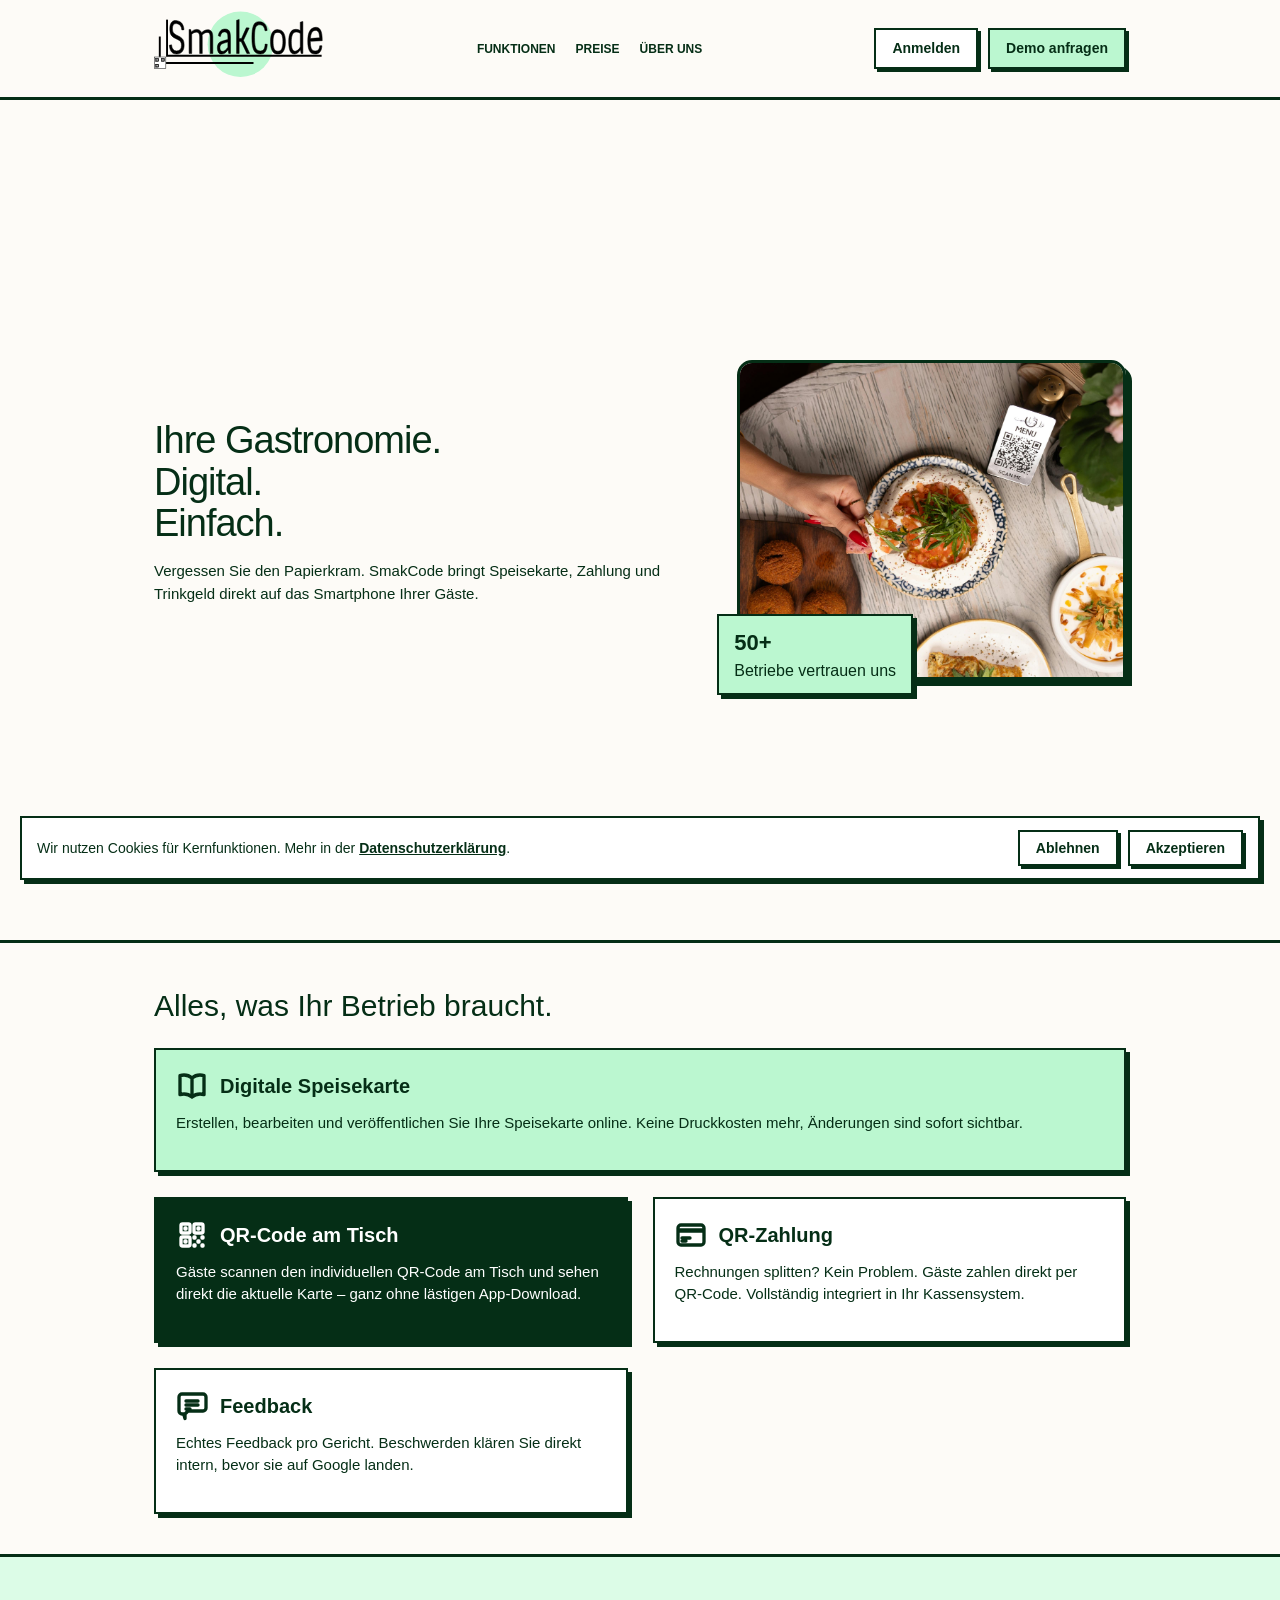
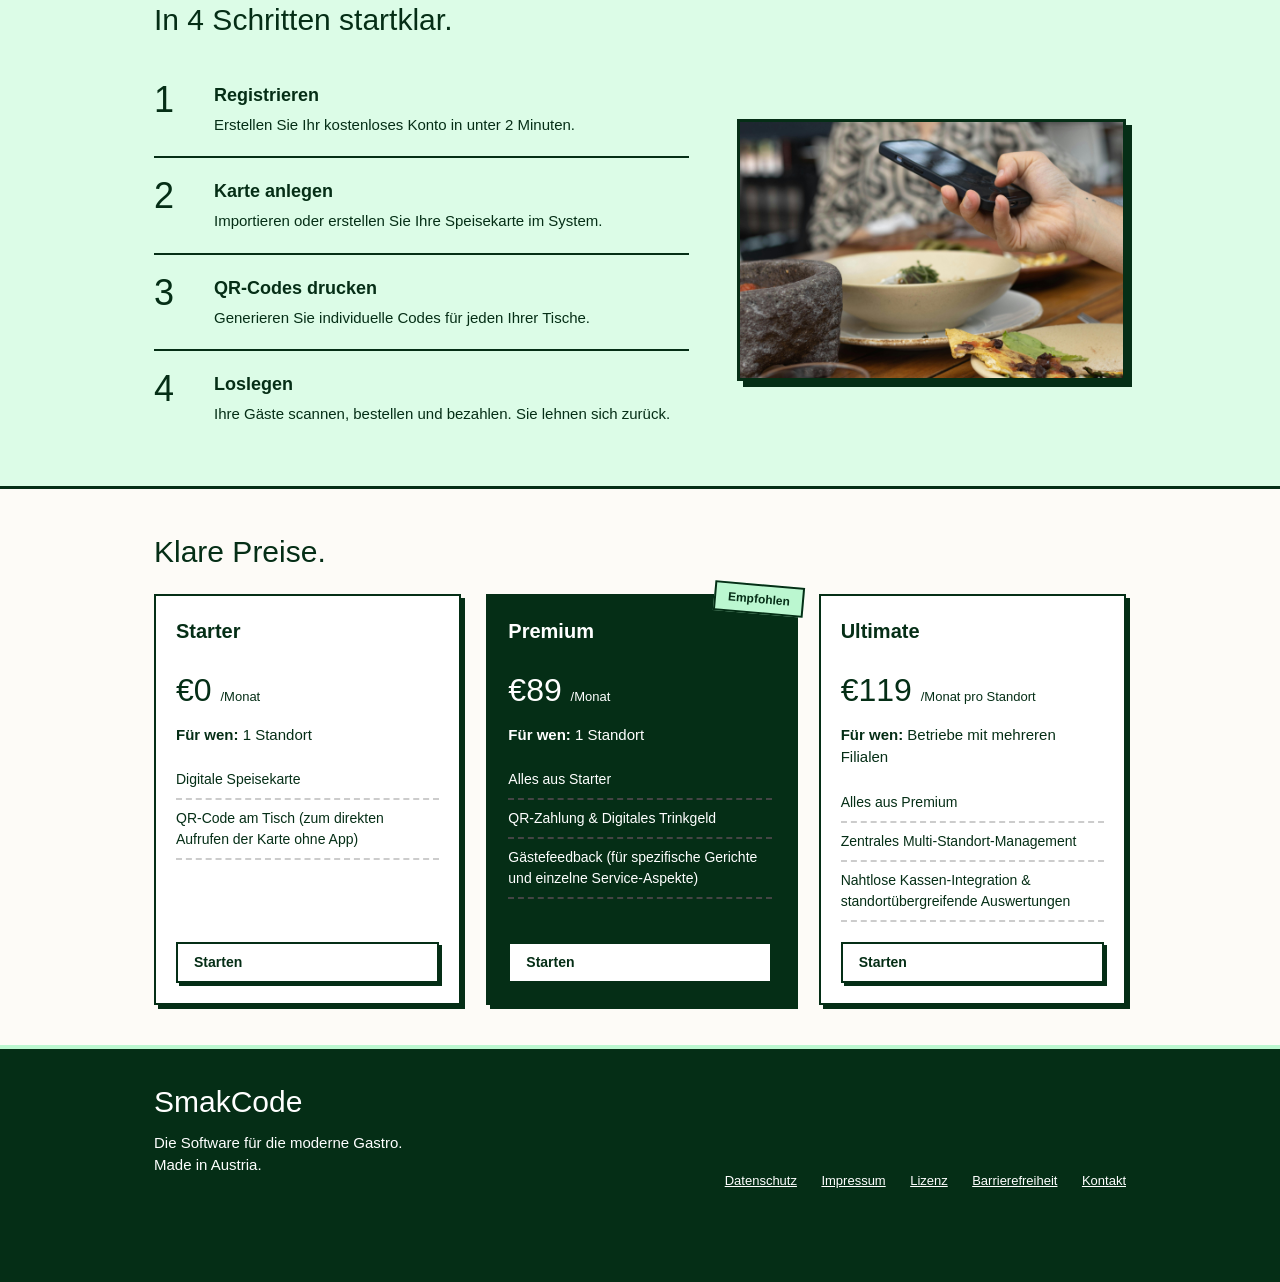
<file: index.html>
<!DOCTYPE html>
<html lang="de">
<head>
    <meta charset="UTF-8" />
    <meta name="viewport" content="width=device-width, initial-scale=1.0" />
    <title>SmakCode – Gastro. Aber Digital.</title>
    <meta name="description" content="Digitale Speisekarte, QR-Zahlung und Gästefeedback." />

    <link rel="stylesheet" href="style.css" />
</head>
<body>

<a class="skip-link" href="#main-content">Zum Hauptinhalt springen</a>

<header class="site-header" role="banner">
    <div class="container header-inner">
        <a href="index.html" class="logo" aria-label="SmakCode Startseite">
            <img src="logo1.svg" alt="SmakCode Logo" style="height: 68px; width: auto;">
        </a>
        <nav aria-label="Hauptnavigation" class="main-nav">
            <ul id="nav-links">
                <li><a href="#features">Funktionen</a></li>
                <li><a href="#preise">Preise</a></li>
                <li><a href="about.html">Über uns</a></li>
            </ul>
        </nav>
        <div class="header-actions">
            <a class="button" aria-disabled="true" tabindex="-1">Anmelden</a>
            <a class="button button-accent" href="kontakt.html">Demo anfragen</a>
        </div>
    </div>
</header>

<main id="main-content">

    <section class="hero" aria-labelledby="hero-heading">
        <div class="container hero-grid">
            <div class="hero-text">
                <h1 id="hero-heading">Ihre Gastronomie.<br>Digital.<br>Einfach.</h1>
                <p>Vergessen Sie den Papierkram. SmakCode bringt Speisekarte, Zahlung und Trinkgeld direkt auf das Smartphone Ihrer Gäste.</p>
            </div>
            <div class="hero-visual">
                <img src="photo1.jpg" alt="Draufsicht auf einen gedeckten Restauranttisch mit verschiedenen Speisen und einem QR-Code-Aufsteller" class="hero-img">
                <div class="floating-stat">
                    <strong>50+</strong>
                    <span>Betriebe vertrauen uns</span>
                </div>
            </div>
        </div>
    </section>

    <section class="section border-top" id="features" aria-labelledby="features-heading">
        <div class="container">
            <h2 id="features-heading" class="section-title">Alles, was Ihr Betrieb braucht.</h2>

            <div class="editorial-grid">
                <div class="card card-large">
                    <div class="card-header">
                        <svg xmlns="http://www.w3.org/2000/svg" fill="none" viewBox="0 0 24 24" stroke-width="2.5" stroke="currentColor" class="card-icon" aria-hidden="true">
                            <path stroke-linecap="round" stroke-linejoin="round" d="M12 6.042A8.967 8.967 0 0 0 6 3.75c-1.052 0-2.062.18-3 .512v14.25A8.987 8.987 0 0 1 6 18c2.305 0 4.408.867 6 2.292m0-14.25a8.966 8.966 0 0 1 6-2.292c1.052 0 2.062.18 3 .512v14.25A8.987 8.987 0 0 0 18 18a8.967 8.967 0 0 0-6 2.292m0-14.25v14.25" />
                        </svg>
                        <h3>Digitale Speisekarte</h3>
                    </div>
                    <p>Erstellen, bearbeiten und veröffentlichen Sie Ihre Speisekarte online. Keine Druckkosten mehr, Änderungen sind sofort sichtbar.</p>
                </div>

                <div class="card card-dark">
                    <div class="card-header">
                        <svg xmlns="http://www.w3.org/2000/svg" fill="none" viewBox="0 0 24 24" stroke-width="2.5" stroke="currentColor" class="card-icon" aria-hidden="true">
                            <path stroke-linecap="round" stroke-linejoin="round" d="M3.75 4.875c0-.621.504-1.125 1.125-1.125h4.5c.621 0 1.125.504 1.125 1.125v4.5c0 .621-.504 1.125-1.125 1.125h-4.5a1.125 1.125 0 0 1-1.125-1.125v-4.5ZM3.75 14.625c0-.621.504-1.125 1.125-1.125h4.5c.621 0 1.125.504 1.125 1.125v4.5c0 .621-.504 1.125-1.125 1.125h-4.5a1.125 1.125 0 0 1-1.125-1.125v-4.5ZM13.5 4.875c0-.621.504-1.125 1.125-1.125h4.5c.621 0 1.125.504 1.125 1.125v4.5c0 .621-.504 1.125-1.125 1.125h-4.5A1.125 1.125 0 0 1 13.5 9.375v-4.5Z" />
                            <path stroke-linecap="round" stroke-linejoin="round" d="M6.75 6.75h.75v.75h-.75v-.75ZM6.75 16.5h.75v.75h-.75v-.75ZM16.5 6.75h.75v.75h-.75v-.75ZM13.5 13.5h.75v.75h-.75v-.75ZM13.5 19.5h.75v.75h-.75v-.75ZM19.5 13.5h.75v.75h-.75v-.75ZM19.5 19.5h.75v.75h-.75v-.75ZM16.5 16.5h.75v.75h-.75v-.75Z" />
                        </svg>
                        <h3>QR-Code am Tisch</h3>
                    </div>
                    <p>Gäste scannen den individuellen QR-Code am Tisch und sehen direkt die aktuelle Karte – ganz ohne lästigen App-Download.</p>
                </div>

                <div class="card">
                    <div class="card-header">
                        <svg xmlns="http://www.w3.org/2000/svg" fill="none" viewBox="0 0 24 24" stroke-width="2.5" stroke="currentColor" class="card-icon" aria-hidden="true">
                            <path stroke-linecap="round" stroke-linejoin="round" d="M2.25 8.25h19.5M2.25 9h19.5m-16.5 5.25h6m-6 2.25h3m-3.75 3h15a2.25 2.25 0 0 0 2.25-2.25V6.75A2.25 2.25 0 0 0 19.5 4.5h-15a2.25 2.25 0 0 0-2.25 2.25v10.5A2.25 2.25 0 0 0 4.5 19.5Z" />
                        </svg>
                        <h3>QR-Zahlung</h3>
                    </div>
                    <p>Rechnungen splitten? Kein Problem. Gäste zahlen direkt per QR-Code. Vollständig integriert in Ihr Kassensystem.</p>
                </div>

                <div class="card">
                    <div class="card-header">
                        <svg xmlns="http://www.w3.org/2000/svg" fill="none" viewBox="0 0 24 24" stroke-width="2.5" stroke="currentColor" class="card-icon" aria-hidden="true">
                            <path stroke-linecap="round" stroke-linejoin="round" d="M7.5 8.25h9m-9 3h9m-9 3h3m-4.5 4.5 3-3h11.25a2.25 2.25 0 0 0 2.25-2.25V5.25a2.25 2.25 0 0 0-2.25-2.25H4.5A2.25 2.25 0 0 0 2.25 5.25v10.5A2.25 2.25 0 0 0 4.5 18h2.25v3.375Z" />
                        </svg>
                        <h3>Feedback</h3>
                    </div>
                    <p>Echtes Feedback pro Gericht. Beschwerden klären Sie direkt intern, bevor sie auf Google landen.</p>
                </div>
            </div>
        </div>
    </section>

    <section class="section border-top bg-accent" id="wie-es-funktioniert" aria-labelledby="how-heading">
        <div class="container">
            <h2 id="how-heading" class="section-title">In 4 Schritten startklar.</h2>
            <div class="steps-grid">
                <div class="step-stack">
                    <div class="step-row">
                        <div class="step-number">1</div>
                        <div class="step-content">
                            <strong>Registrieren</strong>
                            <p>Erstellen Sie Ihr kostenloses Konto in unter 2 Minuten.</p>
                        </div>
                    </div>
                    <div class="step-row">
                        <div class="step-number">2</div>
                        <div class="step-content">
                            <strong>Karte anlegen</strong>
                            <p>Importieren oder erstellen Sie Ihre Speisekarte im System.</p>
                        </div>
                    </div>
                    <div class="step-row">
                        <div class="step-number">3</div>
                        <div class="step-content">
                            <strong>QR-Codes drucken</strong>
                            <p>Generieren Sie individuelle Codes für jeden Ihrer Tische.</p>
                        </div>
                    </div>
                    <div class="step-row">
                        <div class="step-number">4</div>
                        <div class="step-content">
                            <strong>Loslegen</strong>
                            <p>Ihre Gäste scannen, bestellen und bezahlen. Sie lehnen sich zurück.</p>
                        </div>
                    </div>
                </div>
                <div class="steps-visual">
                    <img src="photo2.jpg" alt="Nahaufnahme einer Person, die ein Smartphone über einem Teller mit Essen hält, um einen QR-Code zu nutzen" class="steps-img">
                </div>
            </div>
        </div>
    </section>

    <section class="section border-top" id="preise" aria-labelledby="pricing-heading">
        <div class="container">
            <h2 id="pricing-heading" class="section-title">Klare Preise.</h2>
            <div class="pricing-grid">

                <div class="card pricing-card">
                    <h3>Starter</h3>
                    <p class="price">€0 <span>/Monat</span></p>
                    <p><strong>Für wen:</strong> 1 Standort</p>
                    <ul>
                        <li>Digitale Speisekarte</li>
                        <li>QR-Code am Tisch (zum direkten Aufrufen der Karte ohne App)</li>
                    </ul>
                    <a class="button button-outline" aria-disabled="true" tabindex="-1">Starten</a>
                </div>

                <div class="card pricing-card highlight">
                    <span class="card-badge">Empfohlen</span>
                    <h3>Premium</h3>
                    <p class="price">€89 <span>/Monat</span></p>
                    <p><strong>Für wen:</strong> 1 Standort</p>
                    <ul>
                        <li>Alles aus Starter</li>
                        <li>QR-Zahlung & Digitales Trinkgeld</li>
                        <li>Gästefeedback (für spezifische Gerichte und einzelne Service-Aspekte)</li>
                    </ul>
                    <a class="button button-outline" aria-disabled="true" tabindex="-1">Starten</a>
                </div>

                <div class="card pricing-card">
                    <h3>Ultimate</h3>
                    <p class="price">€119 <span>/Monat pro Standort</span></p>
                    <p><strong>Für wen:</strong> Betriebe mit mehreren Filialen</p>
                    <ul>
                        <li>Alles aus Premium</li>
                        <li>Zentrales Multi-Standort-Management</li>
                        <li>Nahtlose Kassen-Integration & standortübergreifende Auswertungen</li>
                    </ul>
                    <a class="button button-outline" aria-disabled="true" tabindex="-1">Starten</a>
                </div>

            </div>
        </div>
    </section>

</main>

<footer class="site-footer" role="contentinfo">
    <div class="container footer-flex">
        <div class="footer-brand">
            <h2>SmakCode</h2>
            <p>Die Software für die moderne Gastro.<br>Made in Austria.</p>
        </div>
        <div class="footer-links">
            <a href="datenschutz.html">Datenschutz</a>
            <a href="impressum.html">Impressum</a>
            <a href="lizenz.html">Lizenz</a>
            <a href="barrierefreiheitserklaerung.html">Barrierefreiheit</a>
            <a href="kontakt.html">Kontakt</a>
        </div>
    </div>
</footer>

<div class="cookie-banner" id="cookie-banner" role="dialog" aria-live="polite" aria-label="Cookie-Hinweis">
    <p>Wir nutzen Cookies für Kernfunktionen. Mehr in der <a href="datenschutz.html">Datenschutzerklärung</a>.</p>
    <div style="display: flex; gap: 10px; flex-wrap: wrap;">
        <button class="button" onclick="document.getElementById('cookie-banner').style.display='none'">Ablehnen</button>
        <button class="button" onclick="document.getElementById('cookie-banner').style.display='none'">Akzeptieren</button>
    </div>
</div>

</body>
</html>
</file>
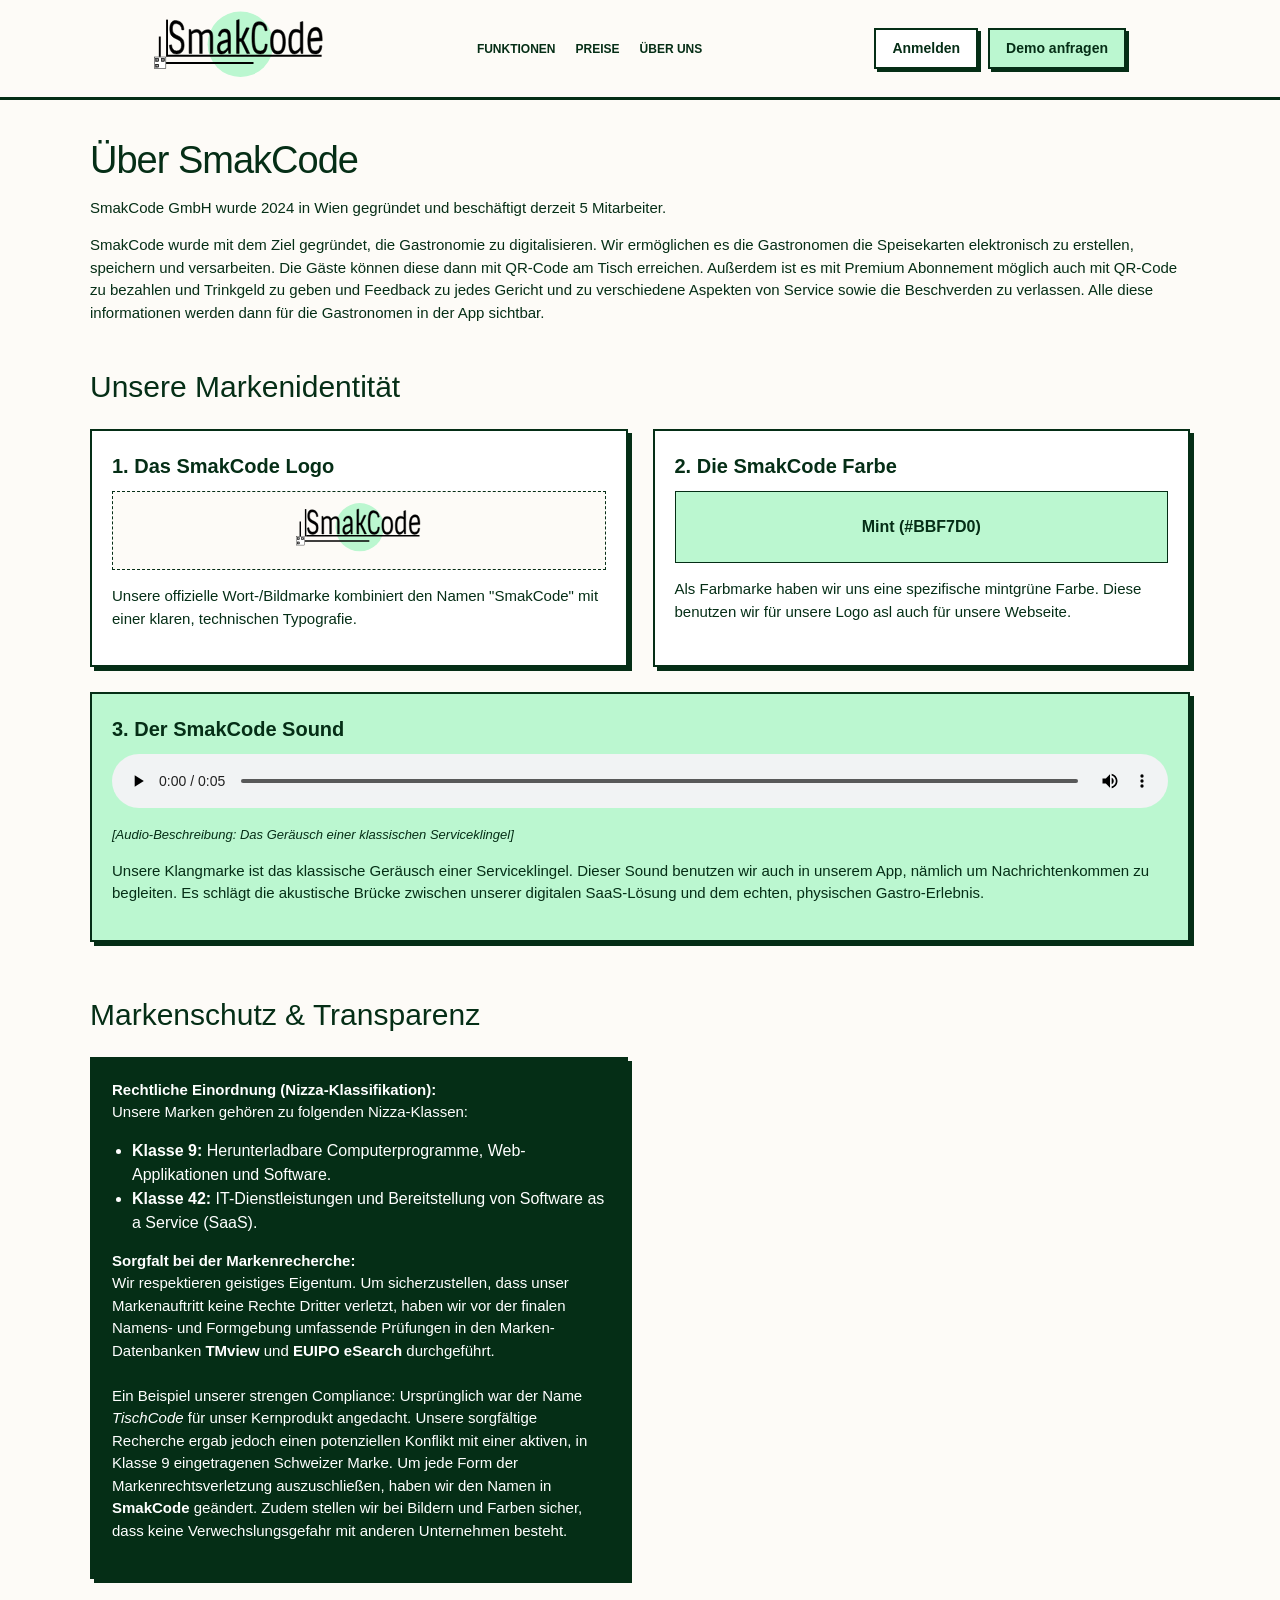
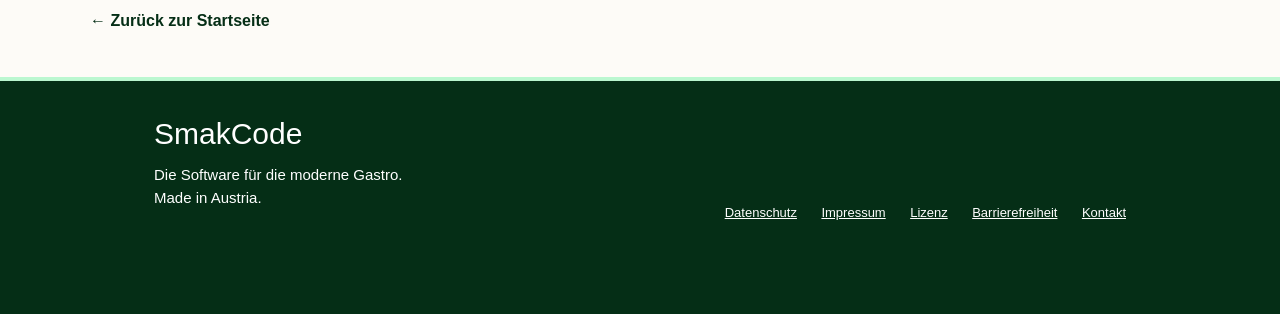
<file: about.html>
<!DOCTYPE html>
<html lang="de">
<head>
    <meta charset="UTF-8" />
    <meta name="viewport" content="width=device-width, initial-scale=1.0" />
    <title>Über uns & unsere Marke – SmakCode</title>

    <link rel="stylesheet" href="style.css" />
</head>
<body>
<a class="skip-link" href="#main-content">Zum Hauptinhalt springen</a>

<header class="site-header" role="banner">
    <div class="container header-inner">
        <a href="index.html" class="logo" aria-label="SmakCode Startseite">
            <img src="logo1.svg" alt="SmakCode Logo" style="height: 68px; width: auto;">
        </a>
        <nav aria-label="Hauptnavigation" class="main-nav">
            <ul id="nav-links">
                <li><a href="index.html#features">Funktionen</a></li>
                <li><a href="index.html#preise">Preise</a></li>
                <li><a href="about.html">Über uns</a></li>
            </ul>
        </nav>
        <div class="header-actions">
            <a class="button" aria-disabled="true" tabindex="-1">Anmelden</a>
            <a class="button button-accent" href="kontakt.html">Demo anfragen</a>
        </div>
    </div>
</header>

<main id="main-content">
    <section class="section container">
        <h1>Über SmakCode</h1>
        <p>SmakCode GmbH wurde 2024 in Wien gegründet und beschäftigt derzeit 5 Mitarbeiter.</p>
        <p>
            SmakCode wurde mit dem Ziel gegründet, die Gastronomie zu digitalisieren. Wir ermöglichen es die Gastronomen die Speisekarten elektronisch zu erstellen, speichern und versarbeiten. Die Gäste können diese dann mit QR-Code am Tisch erreichen. Außerdem ist es mit Premium Abonnement möglich auch mit QR-Code zu bezahlen und Trinkgeld zu geben und Feedback zu jedes Gericht und zu verschiedene Aspekten von Service sowie die Beschverden zu verlassen. Alle diese informationen werden dann für die Gastronomen in der App sichtbar.
        </p>

        <h2 style="margin-top: 40px;">Unsere Markenidentität</h2>
        <div class="editorial-grid" style="margin-top: 20px;">

            <div class="card">
                <div class="card-header">
                    <h3>1. Das SmakCode Logo</h3>
                </div>
                <div style="background-color: #fdfbf7; padding: 10px; border: 1px dashed #052e16; margin-bottom: 15px; text-align: center;">
                    <img src="logo1.svg" alt="Wort-/Bildmarke SmakCode" style="height: 50px; width: auto;">
                </div>
                <p>
                    Unsere offizielle Wort-/Bildmarke kombiniert den Namen "SmakCode" mit einer klaren, technischen Typografie.
                </p>
            </div>

            <div class="card">
                <div class="card-header">
                    <h3>2. Die SmakCode Farbe</h3>
                </div>
                <div style="background-color: #BBF7D0; height: 72px; border: 1px solid #052e16; margin-bottom: 15px; display: flex; align-items: center; justify-content: center;">
                    <strong>Mint (#BBF7D0)</strong>
                </div>
                <p>
                    Als Farbmarke haben wir uns eine spezifische mintgrüne Farbe. Diese benutzen wir für unsere Logo asl auch für unsere Webseite.
                </p>
            </div>

            <div class="card card-large">
                <div class="card-header">
                    <h3>3. Der SmakCode Sound</h3>
                </div>
                <div style="margin-bottom: 15px;">
                    <audio controls style="width: 100%;">
                        <source src="Ding_Dong.mp3" type="audio/mpeg">
                        Ihr Browser unterstützt das Audio-Element nicht.
                    </audio>
                    <p style="font-size: 13px; margin-top: 10px;">
                        <em>[Audio-Beschreibung: Das Geräusch einer klassischen Serviceklingel]</em>
                    </p>
                </div>
                <p>
                    Unsere Klangmarke ist das klassische Geräusch einer Serviceklingel. Dieser Sound benutzen wir auch in unserem App, nämlich um Nachrichtenkommen zu begleiten. Es schlägt die akustische Brücke zwischen unserer digitalen SaaS-Lösung und dem echten, physischen Gastro-Erlebnis.
                </p>
            </div>

        </div>

        <h2 style="margin-top: 50px;">Markenschutz & Transparenz</h2>
        <div class="card card-dark">
            <p><strong>Rechtliche Einordnung (Nizza-Klassifikation):</strong><br>
                Unsere Marken gehören zu folgenden Nizza-Klassen:</p>
            <ul style="margin-left: 20px; list-style-type: disc; margin-bottom: 15px;">
                <li><strong>Klasse 9:</strong> Herunterladbare Computerprogramme, Web-Applikationen und Software.</li>
                <li><strong>Klasse 42:</strong> IT-Dienstleistungen und Bereitstellung von Software as a Service (SaaS).</li>
            </ul>

            <p><strong>Sorgfalt bei der Markenrecherche:</strong><br>
                Wir respektieren geistiges Eigentum. Um sicherzustellen, dass unser Markenauftritt keine Rechte Dritter verletzt, haben wir vor der finalen Namens- und Formgebung umfassende Prüfungen in den Marken-Datenbanken <strong>TMview</strong> und <strong>EUIPO eSearch</strong> durchgeführt.
                <br><br>
                Ein Beispiel unserer strengen Compliance: Ursprünglich war der Name <i>TischCode</i> für unser Kernprodukt angedacht. Unsere sorgfältige Recherche ergab jedoch einen potenziellen Konflikt mit einer aktiven, in Klasse 9 eingetragenen Schweizer Marke. Um jede Form der Markenrechtsverletzung auszuschließen, haben wir den Namen in <strong>SmakCode</strong> geändert. Zudem stellen wir bei Bildern und Farben sicher, dass keine Verwechslungsgefahr mit anderen Unternehmen besteht.
            </p>
        </div>
        <a href="index.html" class="back-link">← Zurück zur Startseite</a>
    </section>
</main>

<footer class="site-footer" role="contentinfo">
    <div class="container footer-flex">
        <div class="footer-brand">
            <h2>SmakCode</h2>
            <p>Die Software für die moderne Gastro.<br>Made in Austria.</p>
        </div>
        <div class="footer-links">
            <a href="datenschutz.html">Datenschutz</a>
            <a href="impressum.html">Impressum</a>
            <a href="lizenz.html">Lizenz</a>
            <a href="barrierefreiheitserklaerung.html">Barrierefreiheit</a>
            <a href="kontakt.html">Kontakt</a>
        </div>
    </div>
</footer>

</body>
</html>
</file>
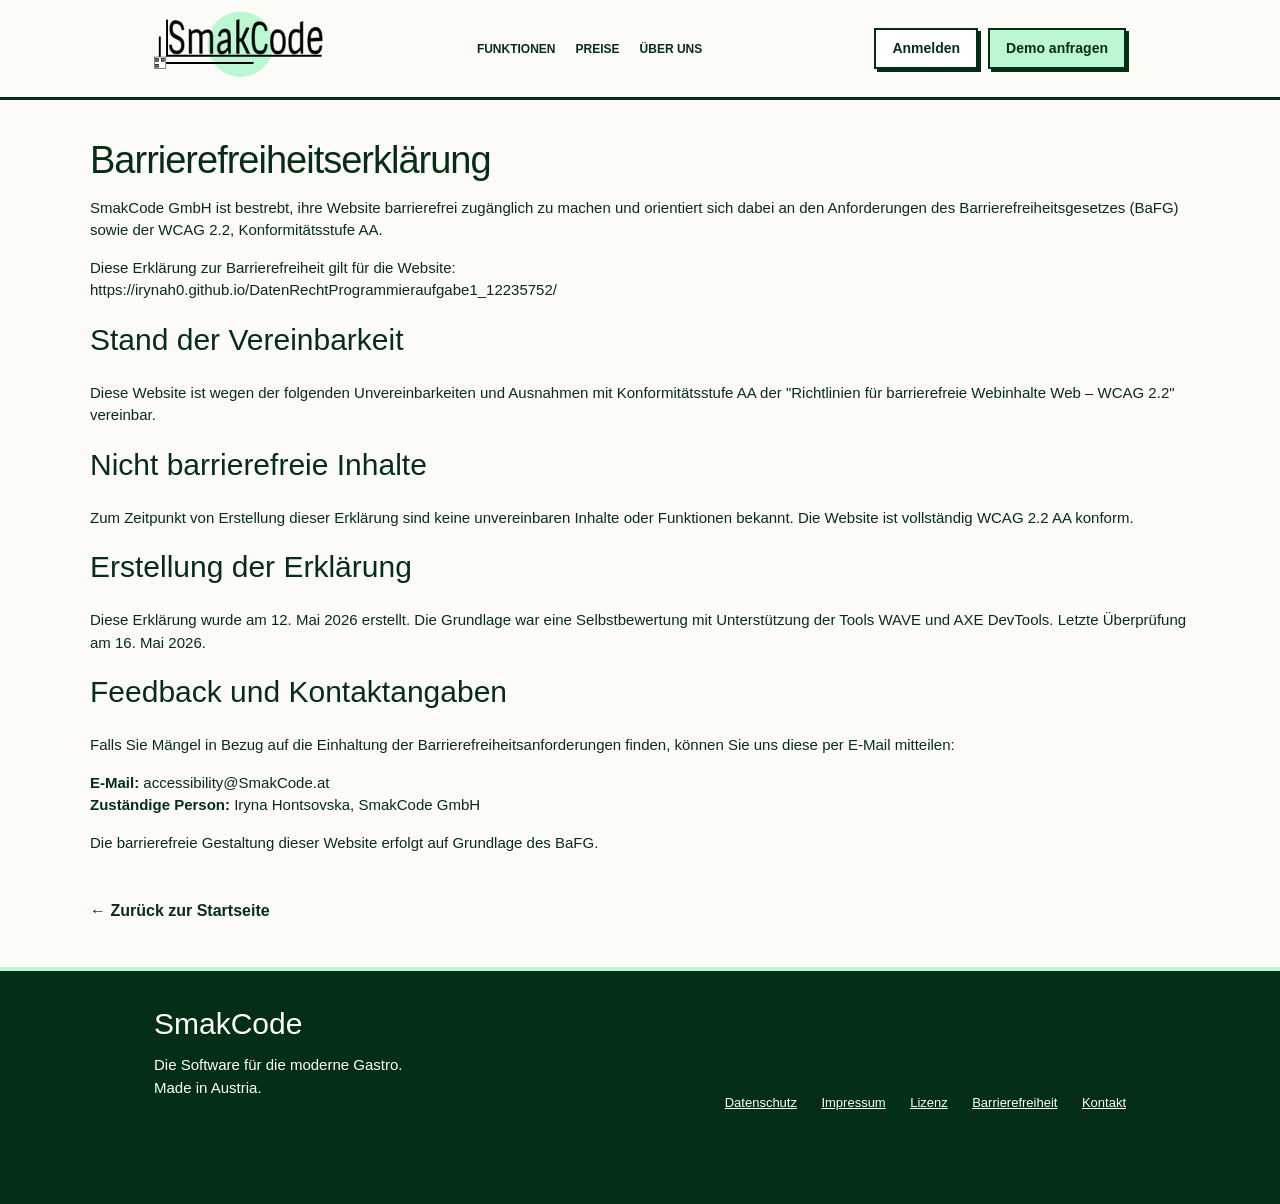
<file: barrierefreiheitserklaerung.html>
<!DOCTYPE html>
<html lang="de">
<head>
    <meta charset="UTF-8" />
    <meta name="viewport" content="width=device-width, initial-scale=1.0" />
    <title>Barrierefreiheitserklärung – SmakCode</title>

    <link rel="stylesheet" href="style.css" />
</head>
<body>
<a class="skip-link" href="#main-content">Zum Hauptinhalt springen</a>

<header class="site-header" role="banner">
    <div class="container header-inner">
        <a href="index.html" class="logo" aria-label="SmakCode Startseite">
            <img src="logo1.svg" alt="SmakCode Logo" style="height: 68px; width: auto;">
        </a>
        <nav aria-label="Hauptnavigation" class="main-nav">
            <ul id="nav-links">
                <li><a href="index.html#features">Funktionen</a></li>
                <li><a href="index.html#preise">Preise</a></li>
                <li><a href="about.html">Über uns</a></li>
            </ul>
        </nav>
        <div class="header-actions">
            <a class="button" aria-disabled="true" tabindex="-1">Anmelden</a>
            <a class="button button-accent" href="kontakt.html">Demo anfragen</a>
        </div>
    </div>
</header>

<main class="container section">
    <h1>Barrierefreiheitserklärung</h1>

    <p>SmakCode GmbH ist bestrebt, ihre Website barrierefrei zugänglich zu machen
        und orientiert sich dabei an den Anforderungen des Barrierefreiheitsgesetzes
        (BaFG) sowie der WCAG 2.2, Konformitätsstufe AA.</p>
    <p>Diese Erklärung zur Barrierefreiheit gilt für die Website: <br>
        <a href="https://irynah0.github.io/DatenRechtProgrammieraufgabe1_12235752/">https://irynah0.github.io/DatenRechtProgrammieraufgabe1_12235752/</a></p>

    <h2>Stand der Vereinbarkeit</h2>
    <p>Diese Website ist wegen der folgenden Unvereinbarkeiten und Ausnahmen mit Konformitätsstufe AA der "Richtlinien für barrierefreie Webinhalte Web – WCAG 2.2" vereinbar.</p>

    <h2>Nicht barrierefreie Inhalte</h2>
    <p>Zum Zeitpunkt von Erstellung dieser Erklärung sind keine unvereinbaren Inhalte oder Funktionen bekannt. Die Website ist vollständig WCAG 2.2 AA konform.</p>

    <h2>Erstellung der Erklärung</h2>
    <p>Diese Erklärung wurde am 12. Mai 2026 erstellt. Die Grundlage war eine Selbstbewertung mit Unterstützung der Tools WAVE und AXE DevTools. Letzte Überprüfung am 16. Mai 2026.</p>

    <h2>Feedback und Kontaktangaben</h2>
    <p>Falls Sie Mängel in Bezug auf die Einhaltung der Barrierefreiheitsanforderungen finden, können Sie uns diese per E-Mail mitteilen:</p>

    <p>
        <strong>E-Mail:</strong> accessibility@SmakCode.at<br>
        <strong>Zuständige Person:</strong> Iryna Hontsovska, SmakCode GmbH
    </p>

    <p>
        Die barrierefreie Gestaltung dieser Website erfolgt auf Grundlage des BaFG.
    </p>

    <a href="index.html" class="back-link">← Zurück zur Startseite</a>
</main>

<footer class="site-footer" role="contentinfo">
    <div class="container footer-flex">
        <div class="footer-brand">
            <h2>SmakCode</h2>
            <p>Die Software für die moderne Gastro.<br>Made in Austria.</p>
        </div>
        <div class="footer-links">
            <a href="datenschutz.html">Datenschutz</a>
            <a href="impressum.html">Impressum</a>
            <a href="lizenz.html">Lizenz</a>
            <a href="barrierefreiheitserklaerung.html">Barrierefreiheit</a>
            <a href="kontakt.html">Kontakt</a>
        </div>
    </div>
</footer>

</body>
</html>
</file>
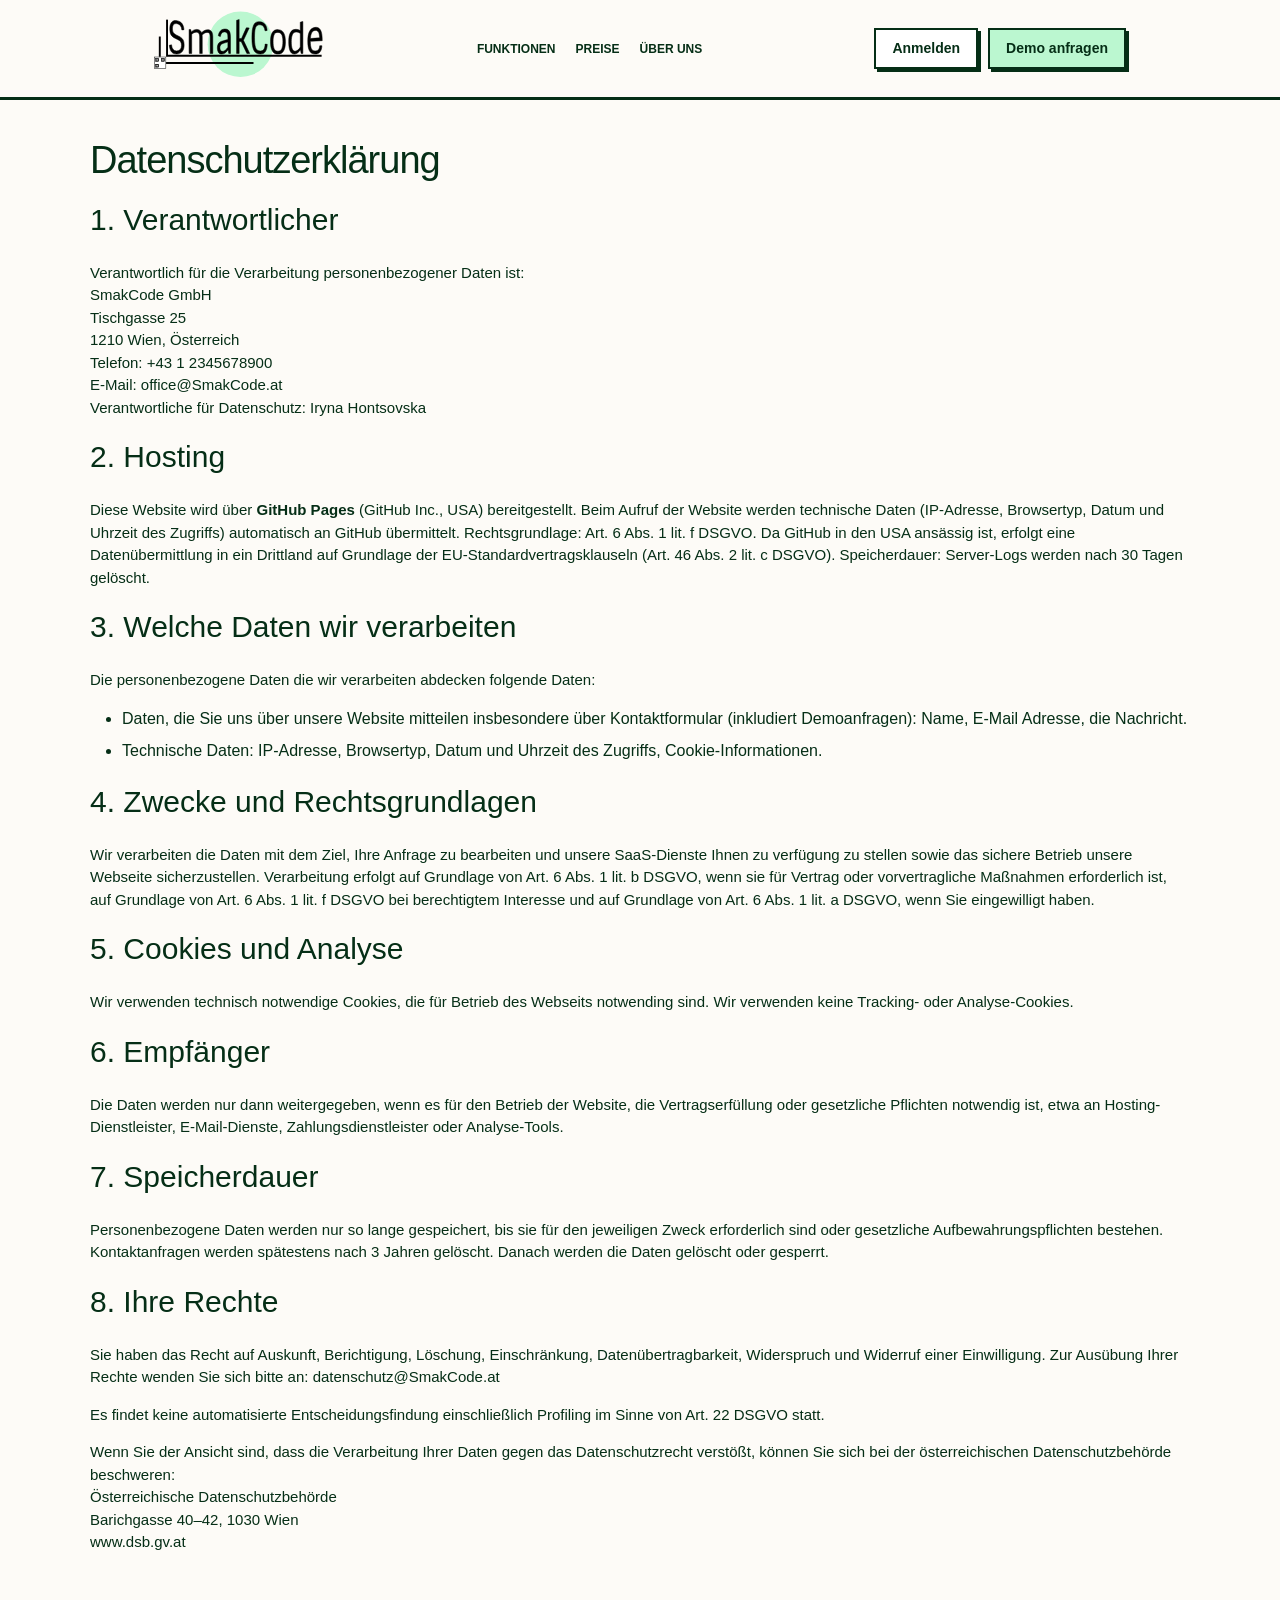
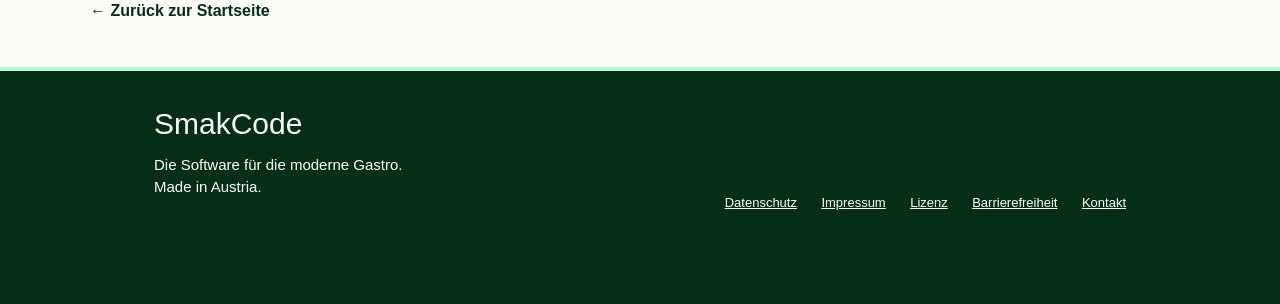
<file: datenschutz.html>
<!DOCTYPE html>
<html lang="de">
<head>
    <meta charset="UTF-8">
    <meta name="viewport" content="width=device-width, initial-scale=1.0">
    <title>Datenschutzerklärung</title>
    <link rel="stylesheet" href="style.css" />
    <style>
        /* CSS-Korrektur, falls style.css die Listenpunkte versteckt */
        .datenschutz-liste {
            list-style-type: disc !important;
            padding-left: 2em !important;
            margin-bottom: 1em;
        }
        .datenschutz-liste li {
            display: list-item !important;
            margin-bottom: 0.5em;
        }
    </style>
</head>
<body>
<a class="skip-link" href="#main-content">Zum Hauptinhalt springen</a>
<header class="site-header" role="banner">
    <div class="container header-inner">
        <a href="index.html" class="logo" aria-label="SmakCode Startseite">
            <img src="logo1.svg" alt="SmakCode Logo" style="height: 68px; width: auto;">
        </a>
        <nav aria-label="Hauptnavigation" class="main-nav">
            <ul id="nav-links">
                <li><a href="index.html#features">Funktionen</a></li>
                <li><a href="index.html#preise">Preise</a></li>
                <li><a href="about.html">Über uns</a></li>
            </ul>
        </nav>
        <div class="header-actions">
            <a class="button" aria-disabled="true" tabindex="-1">Anmelden</a>
            <a class="button button-accent" href="kontakt.html">Demo anfragen</a>
        </div>
    </div>
</header>

<main class="container section">
    <h1>Datenschutzerklärung</h1>

    <h2>1. Verantwortlicher</h2>
    <p>Verantwortlich für die Verarbeitung personenbezogener Daten ist:<br>
        SmakCode GmbH<br>
        Tischgasse 25<br>
        1210 Wien, Österreich<br>
        Telefon: +43 1 2345678900<br>
        E-Mail: office@SmakCode.at<br>
        Verantwortliche für Datenschutz: Iryna Hontsovska</p>

    <h2>2. Hosting</h2>
    <p>Diese Website wird über <strong>GitHub Pages</strong> (GitHub Inc., USA) bereitgestellt.
        Beim Aufruf der Website werden technische Daten (IP-Adresse, Browsertyp,
        Datum und Uhrzeit des Zugriffs) automatisch an GitHub übermittelt.
        Rechtsgrundlage: Art. 6 Abs. 1 lit. f DSGVO. Da GitHub in den USA
        ansässig ist, erfolgt eine Datenübermittlung in ein Drittland auf
        Grundlage der EU-Standardvertragsklauseln (Art. 46 Abs. 2 lit. c DSGVO).
        Speicherdauer: Server-Logs werden nach 30 Tagen gelöscht.</p>

    <h2>3. Welche Daten wir verarbeiten</h2>
    <p>Die personenbezogene Daten die wir verarbeiten abdecken folgende Daten:</p>
    <ul class="datenschutz-liste">
        <li>Daten, die Sie uns über unsere Website mitteilen insbesondere über
            Kontaktformular (inkludiert Demoanfragen): Name, E-Mail Adresse,
            die Nachricht.</li>
        <li>Technische Daten: IP-Adresse, Browsertyp, Datum und Uhrzeit
            des Zugriffs, Cookie-Informationen.</li>
    </ul>

    <h2>4. Zwecke und Rechtsgrundlagen</h2>
    <p>Wir verarbeiten die Daten mit dem Ziel, Ihre Anfrage zu bearbeiten
        und unsere SaaS-Dienste Ihnen zu verfügung zu stellen sowie das sichere
        Betrieb unsere Webseite sicherzustellen. Verarbeitung erfolgt auf
        Grundlage von Art. 6 Abs. 1 lit. b DSGVO, wenn sie für Vertrag oder
        vorvertragliche Maßnahmen erforderlich ist, auf Grundlage von
        Art. 6 Abs. 1 lit. f DSGVO bei berechtigtem Interesse und auf Grundlage
        von Art. 6 Abs. 1 lit. a DSGVO, wenn Sie eingewilligt haben.</p>

    <h2>5. Cookies und Analyse</h2>
    <p>Wir verwenden technisch notwendige Cookies, die für Betrieb des
        Webseits notwending sind. Wir verwenden keine Tracking- oder
        Analyse-Cookies.</p>

    <h2>6. Empfänger</h2>
    <p>Die Daten werden nur dann weitergegeben, wenn es für den Betrieb
        der Website, die Vertragserfüllung oder gesetzliche Pflichten notwendig
        ist, etwa an Hosting-Dienstleister, E-Mail-Dienste, Zahlungsdienstleister
        oder Analyse-Tools.</p>

    <h2>7. Speicherdauer</h2>
    <p>Personenbezogene Daten werden nur so lange gespeichert, bis sie für
        den jeweiligen Zweck erforderlich sind oder gesetzliche
        Aufbewahrungspflichten bestehen. Kontaktanfragen werden spätestens
        nach 3 Jahren gelöscht. Danach werden die Daten gelöscht oder gesperrt.</p>

    <h2>8. Ihre Rechte</h2>
    <p>Sie haben das Recht auf Auskunft, Berichtigung, Löschung,
        Einschränkung, Datenübertragbarkeit, Widerspruch und Widerruf einer
        Einwilligung. Zur Ausübung Ihrer Rechte wenden Sie sich bitte an:
        <a href="mailto:datenschutz@SmakCode.at">datenschutz@SmakCode.at</a></p>
    <p>Es findet keine automatisierte Entscheidungsfindung einschließlich
        Profiling im Sinne von Art. 22 DSGVO statt.</p>
    <p>Wenn Sie der Ansicht sind, dass die Verarbeitung Ihrer Daten gegen
        das Datenschutzrecht verstößt, können Sie sich bei der österreichischen
        Datenschutzbehörde beschweren:<br>
        Österreichische Datenschutzbehörde<br>
        Barichgasse 40–42, 1030 Wien<br>
        <a href="https://www.dsb.gv.at" target="_blank">www.dsb.gv.at</a>
    </p>

    <a href="index.html" class="back-link">← Zurück zur Startseite</a>
</main>

<footer class="site-footer" role="contentinfo">
    <div class="container footer-flex">
        <div class="footer-brand">
            <h2>SmakCode</h2>
            <p>Die Software für die moderne Gastro.<br>Made in Austria.</p>
        </div>
        <div class="footer-links">
            <a href="datenschutz.html">Datenschutz</a>
            <a href="impressum.html">Impressum</a>
            <a href="lizenz.html">Lizenz</a>
            <a href="barrierefreiheitserklaerung.html">Barrierefreiheit</a>
            <a href="kontakt.html">Kontakt</a>
        </div>
    </div>
</footer>
</body>
</html>
</file>
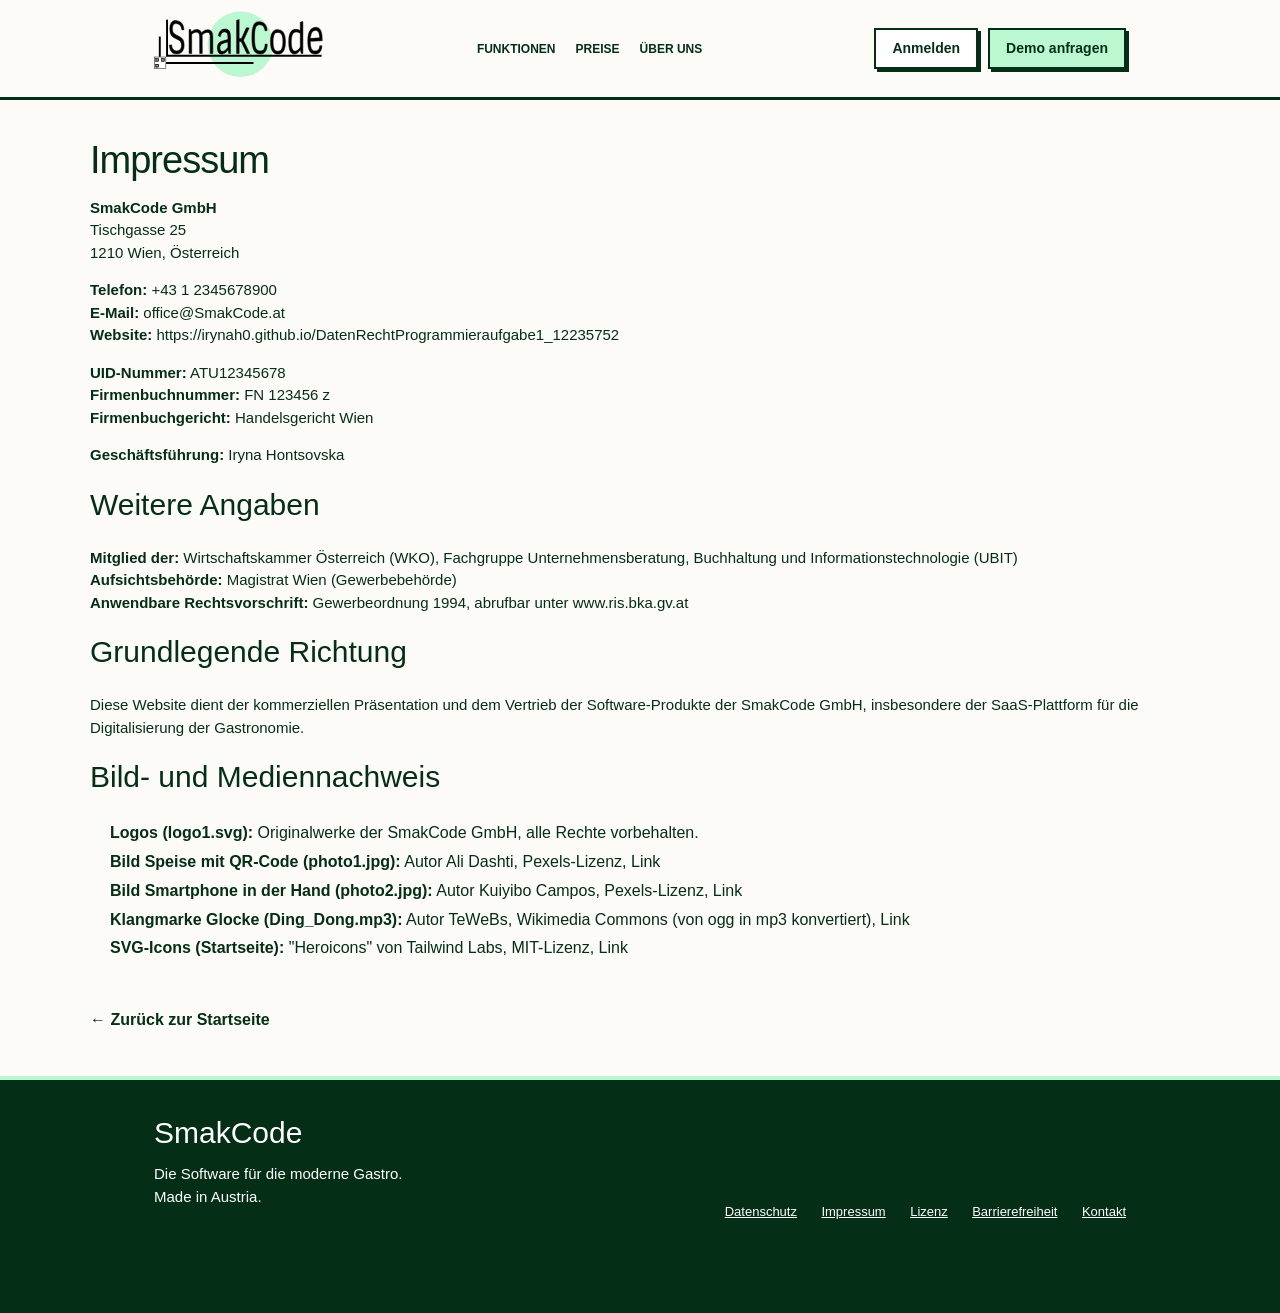
<file: impressum.html>
<!DOCTYPE html>
<html lang="de">
<head>
    <meta charset="UTF-8" />
    <meta name="viewport" content="width=device-width, initial-scale=1.0" />
    <title>Impressum – SmakCode</title>

    <link rel="stylesheet" href="style.css" />
</head>
<body>
<a class="skip-link" href="#main-content">Zum Hauptinhalt springen</a>

<header class="site-header" role="banner">
    <div class="container header-inner">
        <a href="index.html" class="logo" aria-label="SmakCode Startseite">
            <img src="logo1.svg" alt="SmakCode Logo" style="height: 68px; width: auto;">
        </a>
        <nav aria-label="Hauptnavigation" class="main-nav">
            <ul id="nav-links">
                <li><a href="index.html#features">Funktionen</a></li>
                <li><a href="index.html#preise">Preise</a></li>
                <li><a href="about.html">Über uns</a></li>
            </ul>
        </nav>
        <div class="header-actions">
            <a class="button" aria-disabled="true" tabindex="-1">Anmelden</a>
            <a class="button button-accent" href="kontakt.html">Demo anfragen</a>
        </div>
    </div>
</header>

<main class="container section">
    <h1>Impressum</h1>

    <p>
        <strong>SmakCode GmbH</strong><br>
        Tischgasse 25<br>
        1210 Wien, Österreich
    </p>

    <p>
        <strong>Telefon:</strong> +43 1 2345678900<br>
        <strong>E-Mail:</strong> <a href="mailto:office@SmakCode.at">office@SmakCode.at</a><br>
        <strong>Website:</strong> <a href="https://irynah0.github.io/DatenRechtProgrammieraufgabe1_12235752">https://irynah0.github.io/DatenRechtProgrammieraufgabe1_12235752</a>
    </p>

    <p>
        <strong>UID-Nummer:</strong> ATU12345678<br>
        <strong>Firmenbuchnummer:</strong> FN 123456 z<br>
        <strong>Firmenbuchgericht:</strong> Handelsgericht Wien
    </p>

    <p>
        <strong>Geschäftsführung:</strong> Iryna Hontsovska
    </p>

    <h2>Weitere Angaben</h2>
    <p>
        <strong>Mitglied der:</strong> Wirtschaftskammer Österreich (WKO),
        Fachgruppe Unternehmensberatung, Buchhaltung und Informationstechnologie (UBIT)<br>
        <strong>Aufsichtsbehörde:</strong> Magistrat Wien (Gewerbebehörde)<br>
        <strong>Anwendbare Rechtsvorschrift:</strong> Gewerbeordnung 1994,
        abrufbar unter
        <a href="https://www.ris.bka.gv.at" target="_blank">www.ris.bka.gv.at</a>
    </p>

    <h2>Grundlegende Richtung</h2>
    <p>
        Diese Website dient der kommerziellen Präsentation und dem Vertrieb
        der Software-Produkte der SmakCode GmbH, insbesondere der
        SaaS-Plattform für die Digitalisierung der Gastronomie.
    </p>

    <h2>Bild- und Mediennachweis</h2>
    <ul style="margin-left: 20px; margin-bottom: 15px; line-height: 1.8;">
        <li><strong>Logos (logo1.svg):</strong> Originalwerke der SmakCode GmbH, alle Rechte vorbehalten.</li>
        <li><strong>Bild Speise mit QR-Code (photo1.jpg):</strong> Autor Ali Dashti, Pexels-Lizenz, <a href="https://www.pexels.com/de-de/foto/draufsicht-auf-mediterrane-kuche-mit-falafel-29177206/" target="_blank">Link</a></li>
        <li><strong>Bild Smartphone in der Hand (photo2.jpg):</strong> Autor Kuiyibo Campos, Pexels-Lizenz, <a href="https://www.pexels.com/de-de/foto/lebensmittel-essen-teller-hand-13639635/" target="_blank">Link</a></li>
        <li><strong>Klangmarke Glocke (Ding_Dong.mp3):</strong> Autor TeWeBs, Wikimedia Commons (von ogg in mp3 konvertiert), <a href="https://commons.wikimedia.org/wiki/File:Ding_Dong_Bicycle_Bell_A.ogg" target="_blank">Link</a></li>
        <li><strong>SVG-Icons (Startseite):</strong> "Heroicons" von Tailwind Labs, MIT-Lizenz, <a href="https://heroicons.com/" target="_blank">Link</a></li>
    </ul>

    <a href="index.html" class="back-link">← Zurück zur Startseite</a>
</main>

<footer class="site-footer" role="contentinfo">
    <div class="container footer-flex">
        <div class="footer-brand">
            <h2>SmakCode</h2>
            <p>Die Software für die moderne Gastro.<br>Made in Austria.</p>
        </div>
        <div class="footer-links">
            <a href="datenschutz.html">Datenschutz</a>
            <a href="impressum.html">Impressum</a>
            <a href="lizenz.html">Lizenz</a>
            <a href="barrierefreiheitserklaerung.html">Barrierefreiheit</a>
            <a href="kontakt.html">Kontakt</a>
        </div>
    </div>
</footer>

</body>
</html>
</file>
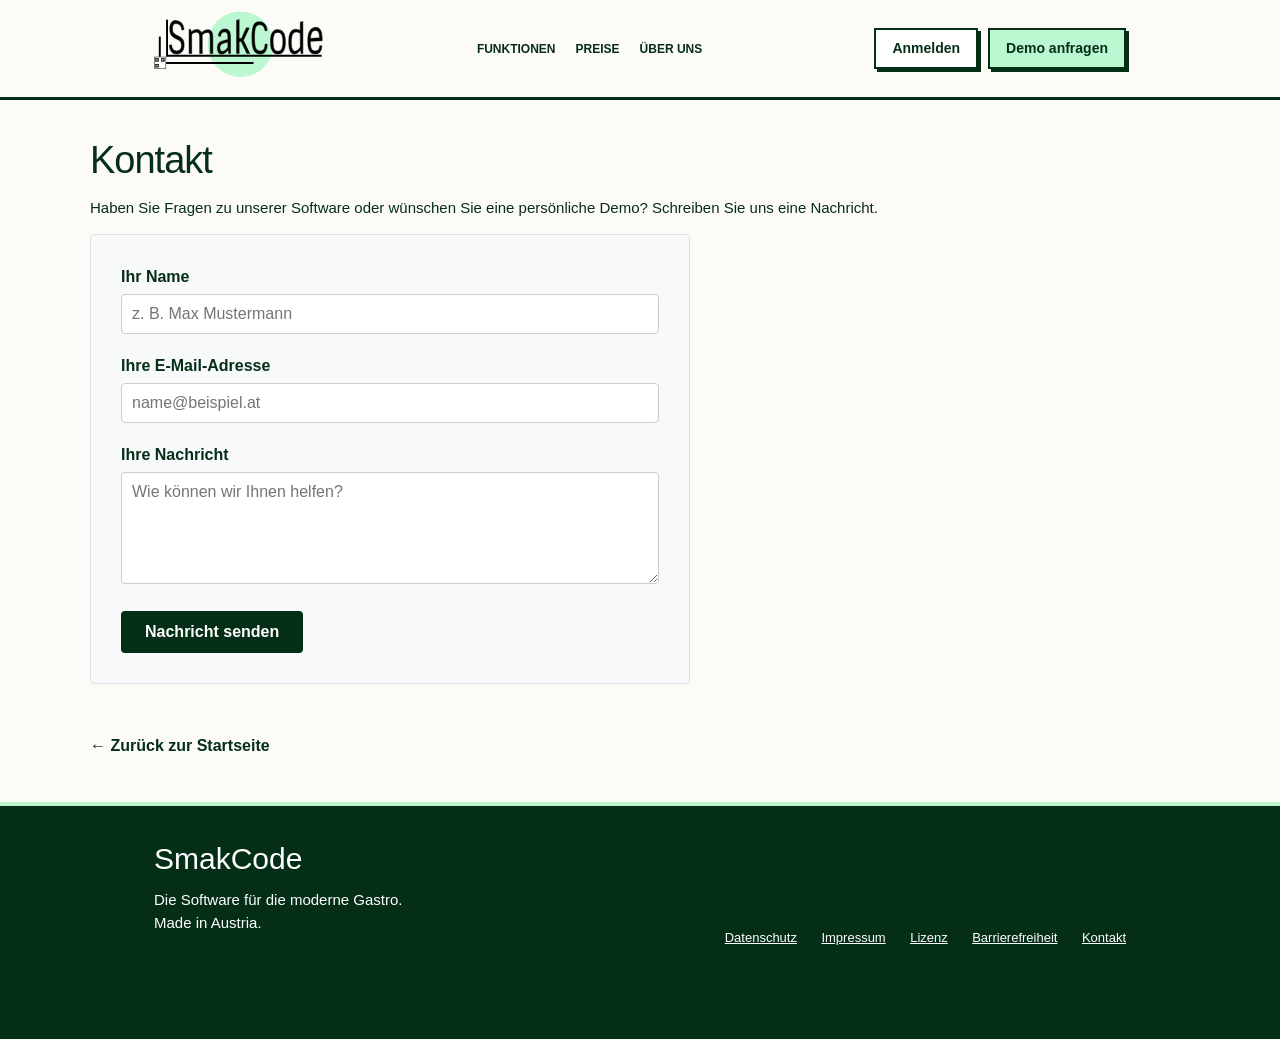
<file: kontakt.html>
<!DOCTYPE html>
<html lang="de">
<head>
    <meta charset="UTF-8" />
    <meta name="viewport" content="width=device-width, initial-scale=1.0" />
    <title>Kontakt – SmakCode</title>

    <link rel="stylesheet" href="style.css" />
</head>
<body>
<a class="skip-link" href="#main-content">Zum Hauptinhalt springen</a>

<header class="site-header" role="banner">
    <div class="container header-inner">
        <a href="index.html" class="logo" aria-label="SmakCode Startseite">
            <img src="logo1.svg" alt="SmakCode Logo" style="height: 68px; width: auto;">
        </a>
        <nav aria-label="Hauptnavigation" class="main-nav">
            <ul id="nav-links">
                <li><a href="index.html#features">Funktionen</a></li>
                <li><a href="index.html#preise">Preise</a></li>
                <li><a href="about.html">Über uns</a></li>
            </ul>
        </nav>
        <div class="header-actions">
            <a class="button" aria-disabled="true" tabindex="-1">Anmelden</a>
            <a class="button button-accent" href="kontakt.html">Demo anfragen</a>
        </div>
    </div>
</header>

<main class="container section">
    <h1>Kontakt</h1>
    <p>Haben Sie Fragen zu unserer Software oder wünschen Sie eine persönliche Demo? Schreiben Sie uns eine Nachricht.</p>

    <div class="contact-form">
        <form action="#" method="post">

            <div class="form-group">
                <label for="name">Ihr Name</label>
                <input type="text" id="name" name="name" required placeholder="z. B. Max Mustermann">
            </div>

            <div class="form-group">
                <label for="email">Ihre E-Mail-Adresse</label>
                <input type="email" id="email" name="email" required placeholder="name@beispiel.at">
            </div>

            <div class="form-group">
                <label for="message">Ihre Nachricht</label>
                <textarea id="message" name="message" rows="5" required placeholder="Wie können wir Ihnen helfen?"></textarea>
            </div>

            <button type="submit" class="submit-btn">Nachricht senden</button>

        </form>
    </div>
    <a href="index.html" class="back-link">← Zurück zur Startseite</a>
</main>

<footer class="site-footer" role="contentinfo">
    <div class="container footer-flex">
        <div class="footer-brand">
            <h2>SmakCode</h2>
            <p>Die Software für die moderne Gastro.<br>Made in Austria.</p>
        </div>
        <div class="footer-links">
            <a href="datenschutz.html">Datenschutz</a>
            <a href="impressum.html">Impressum</a>
            <a href="lizenz.html">Lizenz</a>
            <a href="barrierefreiheitserklaerung.html">Barrierefreiheit</a>
            <a href="kontakt.html">Kontakt</a>
        </div>
    </div>
</footer>

</body>
</html>
</file>
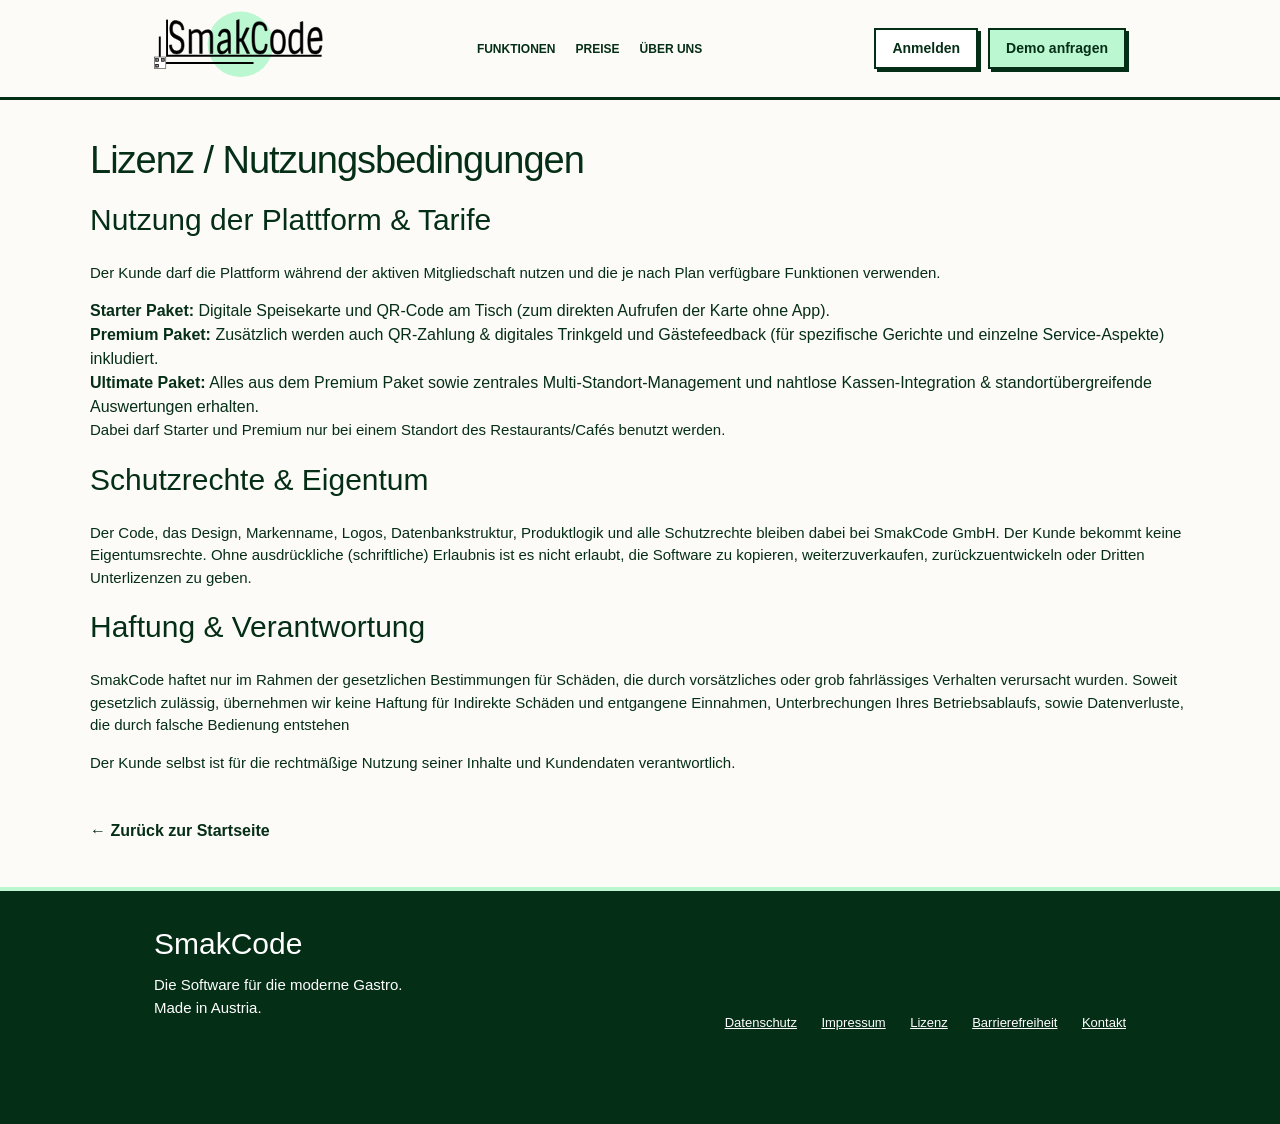
<file: lizenz.html>
<!DOCTYPE html>
<html lang="de">
<head>
    <meta charset="UTF-8">
    <meta name="viewport" content="width=device-width, initial-scale=1.0">
    <title>Lizenz / Nutzungsbedingungen</title>
    <link rel="stylesheet" href="style.css" />
</head>
<body>
<a class="skip-link" href="#main-content">Zum Hauptinhalt springen</a>

<header class="site-header" role="banner">
    <div class="container header-inner">
        <a href="index.html" class="logo" aria-label="SmakCode Startseite">
            <img src="logo1.svg" alt="SmakCode Logo" style="height: 68px; width: auto;">
        </a>
        <nav aria-label="Hauptnavigation" class="main-nav">
            <ul id="nav-links">
                <li><a href="index.html#features">Funktionen</a></li>
                <li><a href="index.html#preise">Preise</a></li>
                <li><a href="about.html">Über uns</a></li>
            </ul>
        </nav>
        <div class="header-actions">
            <a class="button" aria-disabled="true" tabindex="-1">Anmelden</a>
            <a class="button button-accent" href="kontakt.html">Demo anfragen</a>
        </div>
    </div>
</header>

<main class="container section">
    <h1>Lizenz / Nutzungsbedingungen</h1>

    <h2>Nutzung der Plattform &amp; Tarife</h2>
    <p>Der Kunde darf die Plattform während der aktiven Mitgliedschaft nutzen und die je nach Plan verfügbare Funktionen verwenden.</p>
    <ul>
        <li><strong>Starter Paket:</strong> Digitale Speisekarte und QR-Code am Tisch (zum direkten Aufrufen der Karte ohne App).</li>
        <li><strong>Premium Paket:</strong> Zusätzlich werden auch QR-Zahlung &amp; digitales Trinkgeld und Gästefeedback (für spezifische Gerichte und einzelne Service-Aspekte) inkludiert.</li>
        <li><strong>Ultimate Paket:</strong> Alles aus dem Premium Paket sowie zentrales Multi-Standort-Management und nahtlose Kassen-Integration &amp; standortübergreifende Auswertungen erhalten.</li>
    </ul>
    <p>Dabei darf Starter und Premium nur bei einem Standort des Restaurants/Cafés benutzt werden.</p>

    <h2>Schutzrechte &amp; Eigentum</h2>
    <p>Der Code, das Design, Markenname, Logos, Datenbankstruktur, Produktlogik und alle Schutzrechte bleiben dabei bei SmakCode GmbH. Der Kunde bekommt keine Eigentumsrechte. Ohne ausdrückliche (schriftliche) Erlaubnis ist es nicht erlaubt, die Software zu kopieren, weiterzuverkaufen, zurückzuentwickeln oder Dritten Unterlizenzen zu geben.</p>

    <h2>Haftung &amp; Verantwortung</h2>
    <p>SmakCode haftet nur im Rahmen der gesetzlichen Bestimmungen für Schäden, die durch vorsätzliches oder grob fahrlässiges Verhalten verursacht wurden. Soweit gesetzlich zulässig, übernehmen wir keine Haftung für Indirekte Schäden und entgangene Einnahmen, Unterbrechungen Ihres Betriebsablaufs, sowie Datenverluste, die durch falsche Bedienung entstehen</p>
    <p>Der Kunde selbst ist für die rechtmäßige Nutzung seiner Inhalte und Kundendaten verantwortlich.</p>
    <a href="index.html" class="back-link">← Zurück zur Startseite</a>
</main>

<footer class="site-footer" role="contentinfo">
    <div class="container footer-flex">
        <div class="footer-brand">
            <h2>SmakCode</h2>
            <p>Die Software für die moderne Gastro.<br>Made in Austria.</p>
        </div>
        <div class="footer-links">
            <a href="datenschutz.html">Datenschutz</a>
            <a href="impressum.html">Impressum</a>
            <a href="lizenz.html">Lizenz</a>
            <a href="barrierefreiheitserklaerung.html">Barrierefreiheit</a>
            <a href="kontakt.html">Kontakt</a>
        </div>
    </div>
</footer>

</body>
</html>
</file>
<file: style.css>
* {
    box-sizing: border-box;
    margin: 0;
    padding: 0;
}

body {
    background-color: #fdfbf7;
    color: #052e16;
    font-family: Arial, Helvetica, sans-serif;
    line-height: 1.5;
}

h1, h2, h3, .logo {
    font-weight: normal;
    color: #052e16;
}

h1 {
    font-size: 38px;
    line-height: 1.1;
    margin-bottom: 15px;
    letter-spacing: -1px;
}

h2 {
    font-size: 30px;
    margin-bottom: 20px;
}

h3 {
    font-size: 20px;
    margin-bottom: 10px;
    font-weight: bold;
}

p {
    margin-bottom: 15px;
    font-size: 15px;
}

a {
    color: #052e16;
    text-decoration: none;
}

ul {
    list-style: none;
}

.container {
    width: 100%;
    max-width: 1100px;
    margin: 0 auto;
    padding: 0 5%;
}

.section {
    padding: 40px 0;
}

.border-top {
    border-top: 3px solid #052e16;
}

.bg-accent {
    background-color: #dcfce7;
}

.skip-link {
    position: absolute;
    top: -50px;
    left: 0;
    background-color: #052e16;
    color: #ffffff;
    padding: 8px 16px;
    font-weight: bold;
}
.skip-link:focus { top: 0; }
*:focus-visible { outline: 3px solid #000; outline-offset: 4px; }

.site-header {
    border-bottom: 3px solid #052e16;
    padding: 10px 0;
    background-color: #fdfbf7;
}

.header-inner {
    display: flex;
    justify-content: space-between;
    align-items: center;
}

.logo {
    font-size: 22px;
    font-weight: bold;
}

.main-nav ul {
    display: flex;
}

.main-nav li {
    margin-right: 20px;
    font-weight: bold;
    text-transform: uppercase;
    font-size: 12px;
}

.main-nav a:hover {
    text-decoration: underline;
}

.header-actions {
    display: flex;
    gap: 10px;
}

.button {
    display: inline-block;
    background-color: #ffffff;
    color: #052e16;
    border: 2px solid #052e16;
    padding: 8px 16px;
    font-weight: bold;
    font-size: 14px;
    cursor: pointer;
    box-shadow: 3px 3px 0px #052e16;
    transition: all 0.1s;
}

.button:active {
    transform: translate(3px, 3px);
    box-shadow: 0px 0px 0px #052e16;
}

.button-accent {
    background-color: #bbf7d0;
}

.link-bold {
    font-weight: bold;
    font-size: 15px;
    text-decoration: underline;
}

.hero {
    min-height: calc(100vh - 60px);
    display: flex;
    align-items: center;
    padding: 40px 0;
}

.hero-grid {
    display: flex;
    justify-content: space-between;
    align-items: center;
    width: 100%;
}

.hero-text {
    width: 55%;
}

.hero-visual {
    width: 40%;
    position: relative;
}

.hero-img {
    width: 100%;
    height: 320px;
    object-fit: cover;
    border: 3px solid #052e16;
    border-radius: 15px 15px 0 0;
    display: block;
    box-shadow: 6px 6px 0px #052e16;
}

.floating-stat {
    position: absolute;
    bottom: -15px;
    left: -20px;
    background-color: #bbf7d0;
    border: 2px solid #052e16;
    padding: 10px 15px;
    box-shadow: 4px 4px 0px #052e16;
}

.floating-stat strong {
    display: block;
    font-size: 22px;
}

.editorial-grid {
    display: flex;
    flex-wrap: wrap;
    gap: 25px;
}

.card {
    border: 2px solid #052e16;
    padding: 20px;
    background-color: #ffffff;
    box-shadow: 4px 4px 0px #052e16;
    width: calc(50% - 12.5px);
}

.card-header {
    display: flex;
    align-items: center;
    gap: 12px;
    margin-bottom: 10px;
}

.card-header h3 {
    margin-bottom: 0;
}

.card-icon {
    width: 32px;
    height: 32px;
    flex-shrink: 0;
    color: #052e16;
}

.card-large {
    width: 100%;
    background-color: #bbf7d0;
}

.card-dark {
    background-color: #052e16;
    color: #ffffff;
}

.card-dark h3, .card-dark p {
    color: #ffffff;
}

.card-dark .card-icon {
    color: #ffffff;
}

.steps-grid {
    display: flex;
    justify-content: space-between;
    align-items: center;
    gap: 40px;
}

.step-stack {
    width: 55%;
}

.step-row {
    display: flex;
    border-bottom: 2px solid #052e16;
    padding: 20px 0;
}

.step-row:last-child {
    border-bottom: none;
}

.step-number {
    font-size: 36px;
    width: 60px;
    line-height: 1;
}

.step-content strong {
    font-size: 18px;
    display: block;
    margin-bottom: 5px;
}

.step-content p {
    margin-bottom: 0;
}

.steps-visual {
    width: 40%;
}

.steps-img {
    width: 100%;
    height: auto;
    border: 3px solid #052e16;
    box-shadow: 6px 6px 0px #052e16;
}

.pricing-grid {
    display: flex;
    gap: 25px;
}

.pricing-card {
    width: calc((100% - 50px) / 3);
    position: relative;
    display: flex;
    flex-direction: column;
}

.pricing-card.highlight {
    background-color: #052e16;
    color: #ffffff;
}

.pricing-card.highlight h3,
.pricing-card.highlight p,
.pricing-card.highlight li {
    color: #ffffff;
}

.card-badge {
    position: absolute;
    top: -12px;
    right: -12px;
    background-color: #bbf7d0;
    color: #052e16;
    border: 2px solid #052e16;
    padding: 4px 12px;
    font-weight: bold;
    transform: rotate(5deg);
    font-size: 12px;
}

.price {
    font-size: 32px;
    margin: 10px 0;
}

.price span {
    font-size: 13px;
}

.pricing-card ul {
    margin-bottom: 20px;
    flex-grow: 1;
}

.pricing-card li {
    padding: 8px 0;
    border-bottom: 2px dashed #cccccc;
    font-size: 14px;
}

.pricing-card.highlight li {
    border-bottom: 2px dashed #444444;
}

.site-footer {
    background-color: #052e16;
    color: #ffffff;
    padding: 30px 0 160px 0;
    border-top: 4px solid #bbf7d0;
}

.site-footer h2 {
    color: #ffffff;
    margin-bottom: 8px;
}

.footer-flex {
    display: flex;
    justify-content: space-between;
    align-items: flex-end;
}

.footer-links a {
    color: #ffffff;
    margin-left: 20px;
    text-decoration: underline;
    font-size: 13px;
}

.cookie-banner {
    position: fixed;
    bottom: 20px;
    left: 20px;
    right: 20px;
    background-color: #ffffff;
    border: 2px solid #052e16;
    padding: 12px 15px;
    box-shadow: 4px 4px 0px #052e16;
    display: flex;
    justify-content: space-between;
    align-items: center;
    z-index: 1000;
}

.cookie-banner p { margin: 0; font-size: 14px; }
.cookie-banner a { text-decoration: underline; font-weight: bold; }

@media (min-width: 769px) {
    .site-footer {
        padding-bottom: 90px;
    }
}

@media (max-width: 768px) {
    .hero { min-height: auto; padding: 40px 0; }

    h1 { font-size: 32px; }

    .header-inner, .hero-grid, .editorial-grid, .steps-grid, .pricing-grid, .footer-flex, .cookie-banner {
        flex-direction: column;
        align-items: flex-start;
    }

    .hero-text, .hero-visual, .step-stack, .steps-visual, .card, .pricing-card {
        width: 100%;
        margin-bottom: 25px;
    }

    .action-group { flex-direction: column; align-items: flex-start; gap: 15px; }
    .main-nav { margin: 15px 0; }
    .main-nav li { margin-right: 15px; margin-bottom: 10px; }
    .main-nav ul { flex-wrap: wrap; }

    .floating-stat { left: 10px; bottom: -10px; }
    .cookie-banner { gap: 15px; flex-direction: column; }
    .footer-links a { margin-left: 0; margin-right: 20px; display: block; margin-top: 10px;}
}


.contact-form {
    max-width: 600px;
    background-color: #f8f9fa;
    padding: 30px;
    border: 1px solid #e0e0e0;
    border-radius: 4px;
    margin-bottom: 20px;
}

.form-group {
    margin-bottom: 20px;
}

.form-group label {
    display: block;
    margin-bottom: 5px;
    font-weight: bold;
    color: #052e16;
}

input[type="text"],
input[type="email"],
textarea {
    width: 100%;
    padding: 10px;
    border: 1px solid #cccccc;
    border-radius: 4px;
    font-family: Arial, Helvetica, sans-serif;
    font-size: 16px;
}

.submit-btn {
    background-color: #052e16;
    color: #ffffff;
    padding: 12px 24px;
    border: none;
    border-radius: 4px;
    font-size: 16px;
    font-weight: bold;
    cursor: pointer;
}

.submit-btn:hover {
    background-color: #0a4d26;
}

.back-link {
    display: inline-block;
    margin-top: 30px;
    font-weight: bold;
    color: #052e16;
    text-decoration: none;
    padding-bottom: 2px;
    border-bottom: 2px solid transparent;
    transition: border-bottom-color 0.2s ease-in-out;
}

.back-link:hover {
    border-bottom: 2px solid #052e16;
}
</file>
